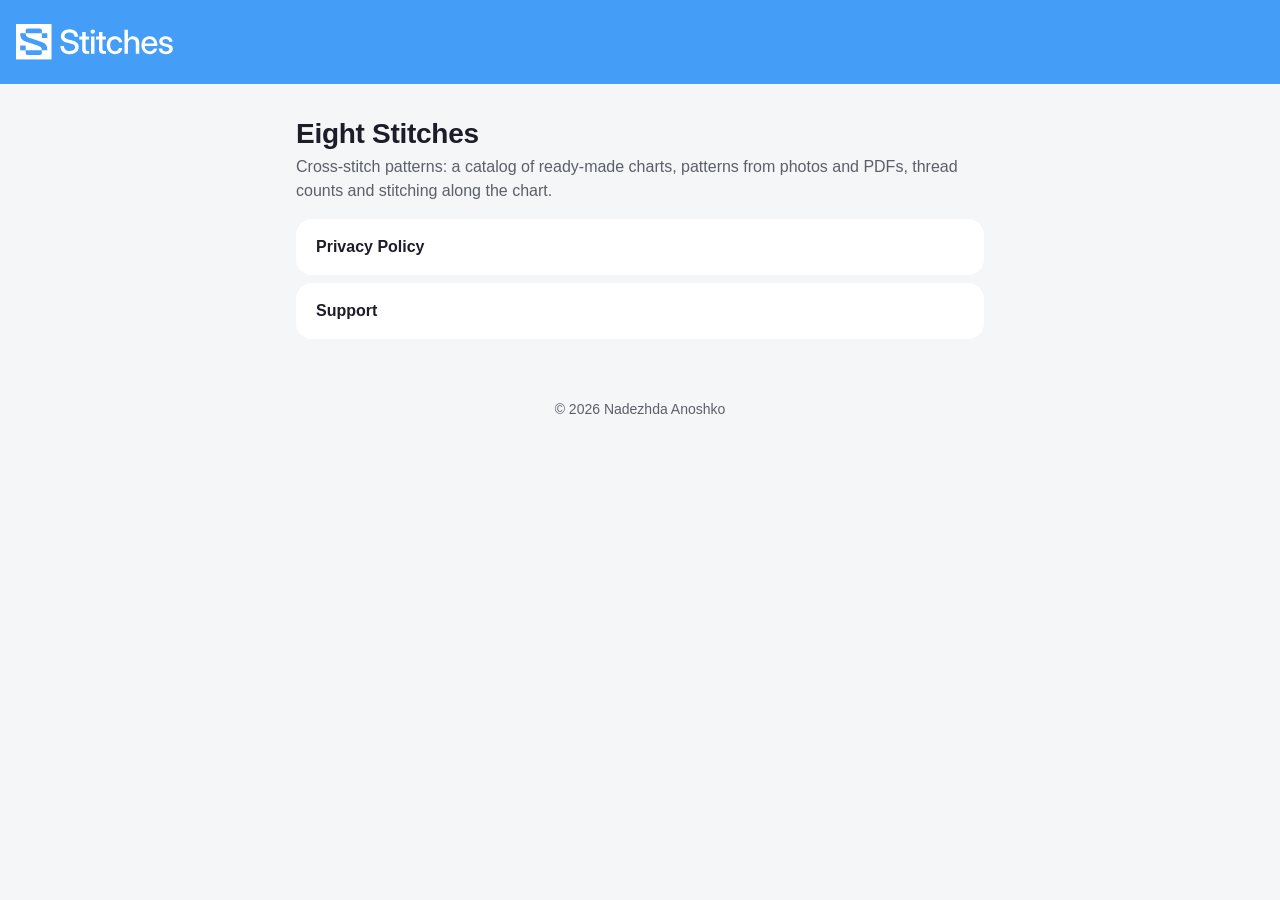
<file: index.html>
<!doctype html>
<html lang="en">
<head>
<meta charset="utf-8">
<meta name="viewport" content="width=device-width, initial-scale=1">
<title>Eight Stitches</title>
<meta name="description" content="Eight Stitches — cross-stitch patterns from photos and PDFs.">
<link rel="stylesheet" href="style.css">
</head>
<body>
<header class="top"><img src="logo.svg" alt="Eight Stitches"></header>
<main>
<h1>Eight Stitches</h1>
<p class="meta">Cross-stitch patterns: a catalog of ready-made charts, patterns from photos and PDFs, thread counts and stitching along the chart.</p>
<ul class="links">
<li><a href="privacy/">Privacy Policy</a></li>
<li><a href="support/">Support</a></li>
</ul>
</main>
<footer>© 2026 Nadezhda Anoshko</footer>
</body>
</html>
</file>
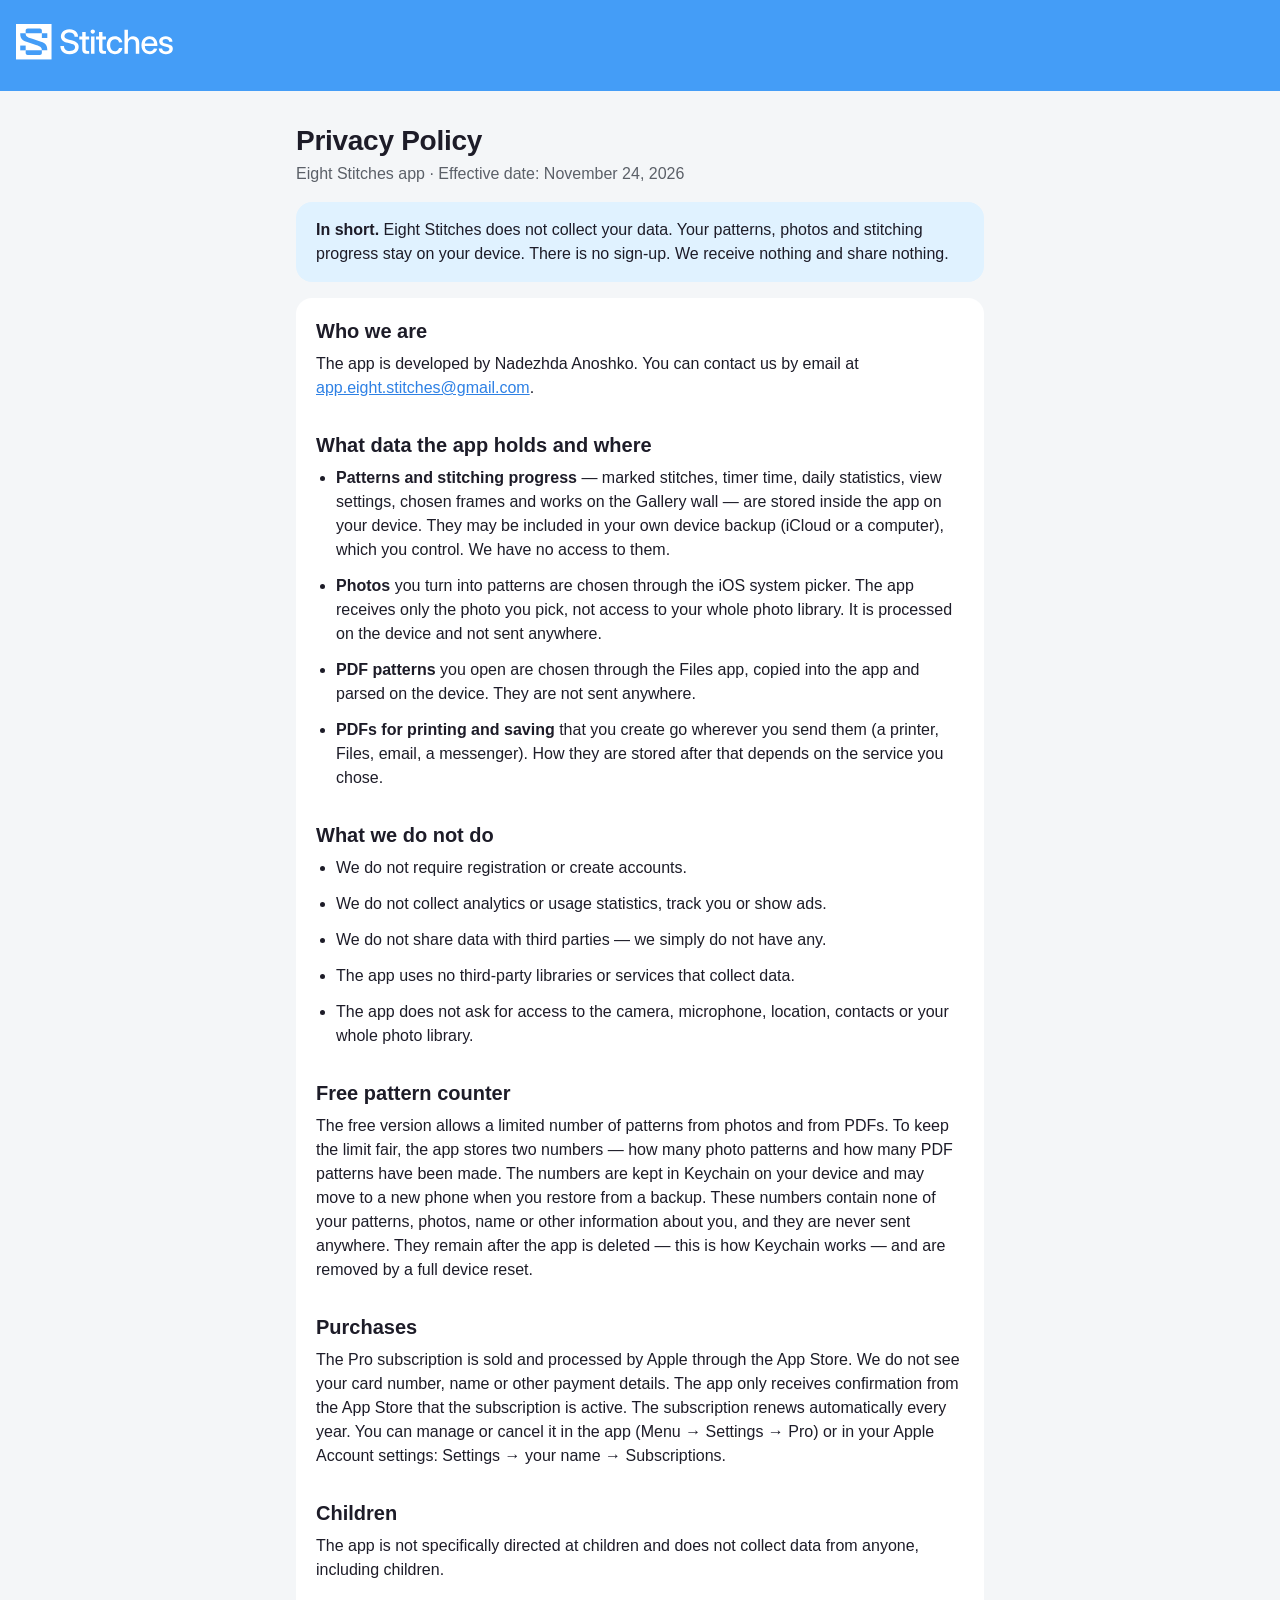
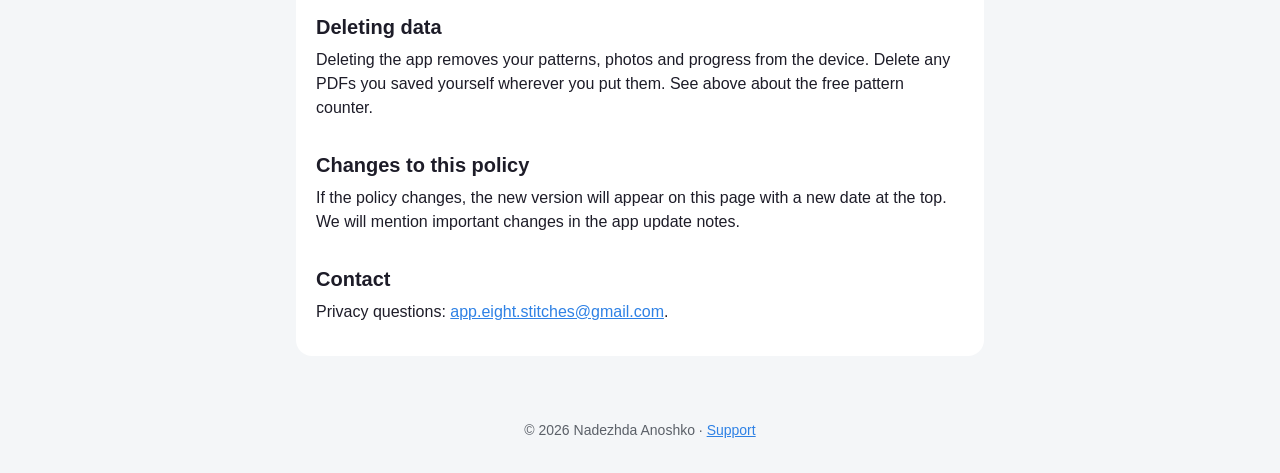
<file: privacy/index.html>
<!doctype html>
<html lang="en">
<head>
<meta charset="utf-8">
<meta name="viewport" content="width=device-width, initial-scale=1">
<title>Privacy Policy — Eight Stitches</title>
<meta name="description" content="Privacy Policy of the Eight Stitches app.">
<link rel="stylesheet" href="../style.css">
</head>
<body>
<header class="top"><a href="../"><img src="../logo.svg" alt="Eight Stitches"></a></header>
<main>
<section id="en" lang="en">
<h1>Privacy Policy</h1>
<p class="meta">Eight Stitches app · Effective date: November 24, 2026</p>

<div class="lead">
<p><b>In short.</b> Eight Stitches does not collect your data. Your patterns, photos and stitching progress stay on your device. There is no sign-up. We receive nothing and share nothing.</p>
</div>

<div class="card">
<h2>Who we are</h2>
<p>The app is developed by Nadezhda Anoshko. You can contact us by email at <a href="mailto:app.eight.stitches@gmail.com">app.eight.stitches@gmail.com</a>.</p>

<h2>What data the app holds and where</h2>
<ul>
<li><b>Patterns and stitching progress</b> — marked stitches, timer time, daily statistics, view settings, chosen frames and works on the Gallery wall — are stored inside the app on your device. They may be included in your own device backup (iCloud or a computer), which you control. We have no access to them.</li>
<li><b>Photos</b> you turn into patterns are chosen through the iOS system picker. The app receives only the photo you pick, not access to your whole photo library. It is processed on the device and not sent anywhere.</li>
<li><b>PDF patterns</b> you open are chosen through the Files app, copied into the app and parsed on the device. They are not sent anywhere.</li>
<li><b>PDFs for printing and saving</b> that you create go wherever you send them (a printer, Files, email, a messenger). How they are stored after that depends on the service you chose.</li>
</ul>

<h2>What we do not do</h2>
<ul>
<li>We do not require registration or create accounts.</li>
<li>We do not collect analytics or usage statistics, track you or show ads.</li>
<li>We do not share data with third parties — we simply do not have any.</li>
<li>The app uses no third-party libraries or services that collect data.</li>
<li>The app does not ask for access to the camera, microphone, location, contacts or your whole photo library.</li>
</ul>

<h2>Free pattern counter</h2>
<p>The free version allows a limited number of patterns from photos and from PDFs. To keep the limit fair, the app stores two numbers — how many photo patterns and how many PDF patterns have been made. The numbers are kept in Keychain on your device and may move to a new phone when you restore from a backup. These numbers contain none of your patterns, photos, name or other information about you, and they are never sent anywhere. They remain after the app is deleted — this is how Keychain works — and are removed by a full device reset.</p>

<h2>Purchases</h2>
<p>The Pro subscription is sold and processed by Apple through the App Store. We do not see your card number, name or other payment details. The app only receives confirmation from the App Store that the subscription is active. The subscription renews automatically every year. You can manage or cancel it in the app (Menu → Settings → Pro) or in your Apple Account settings: Settings → your name → Subscriptions.</p>

<h2>Children</h2>
<p>The app is not specifically directed at children and does not collect data from anyone, including children.</p>

<h2>Deleting data</h2>
<p>Deleting the app removes your patterns, photos and progress from the device. Delete any PDFs you saved yourself wherever you put them. See above about the free pattern counter.</p>

<h2>Changes to this policy</h2>
<p>If the policy changes, the new version will appear on this page with a new date at the top. We will mention important changes in the app update notes.</p>

<h2>Contact</h2>
<p>Privacy questions: <a href="mailto:app.eight.stitches@gmail.com">app.eight.stitches@gmail.com</a>.</p>
</div>
</section>
</main>
<footer>© 2026 Nadezhda Anoshko · <a href="../support/">Support</a></footer>
</body>
</html>
</file>
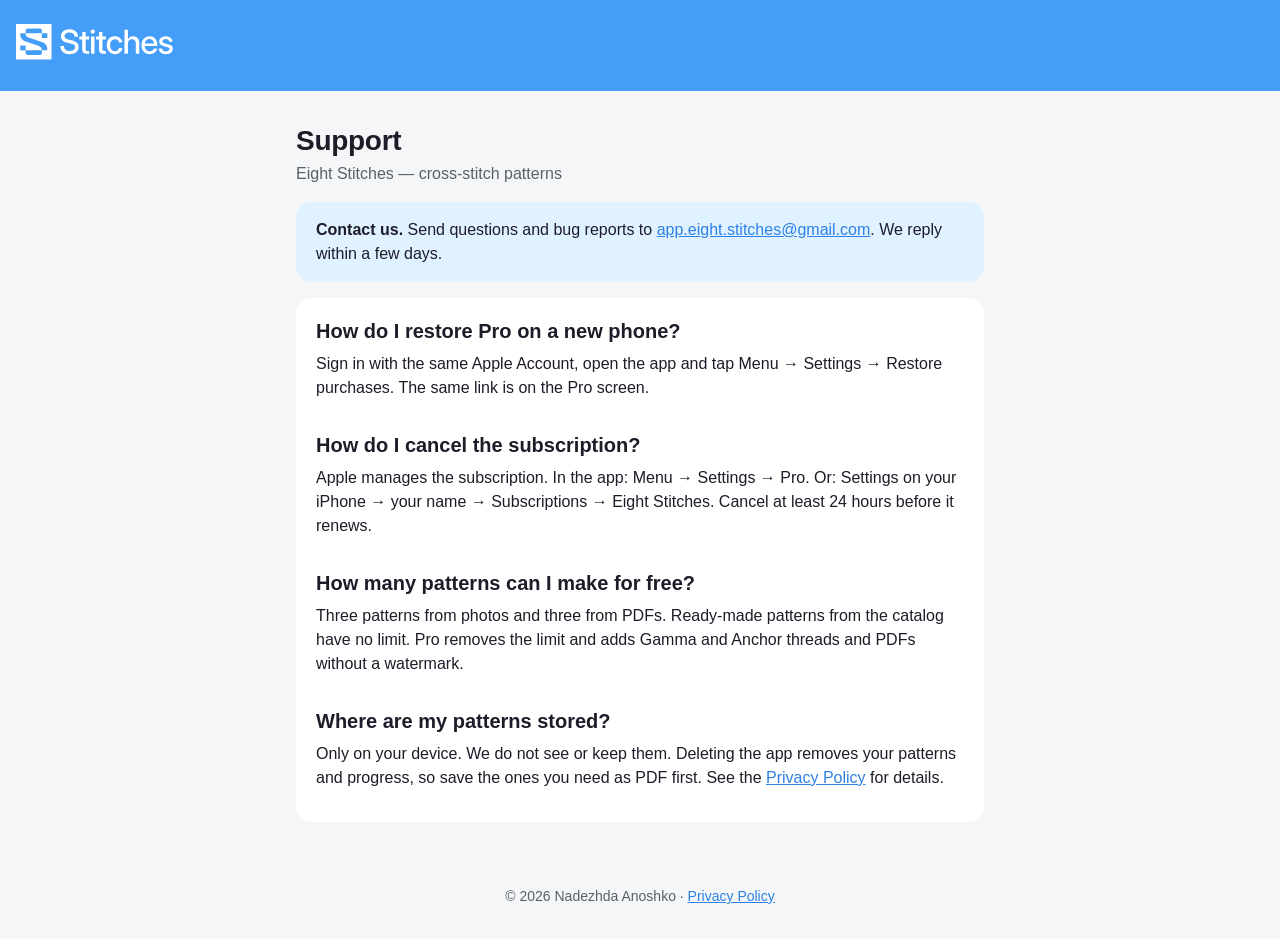
<file: support/index.html>
<!doctype html>
<html lang="en">
<head>
<meta charset="utf-8">
<meta name="viewport" content="width=device-width, initial-scale=1">
<title>Support — Eight Stitches</title>
<meta name="description" content="Help and contact for the Eight Stitches app.">
<link rel="stylesheet" href="../style.css">
</head>
<body>
<header class="top"><a href="../"><img src="../logo.svg" alt="Eight Stitches"></a></header>
<main>
<section id="en" lang="en">
<h1>Support</h1>
<p class="meta">Eight Stitches — cross-stitch patterns</p>

<div class="lead">
<p><b>Contact us.</b> Send questions and bug reports to <a href="mailto:app.eight.stitches@gmail.com">app.eight.stitches@gmail.com</a>. We reply within a few days.</p>
</div>

<div class="card">
<h2>How do I restore Pro on a new phone?</h2>
<p>Sign in with the same Apple Account, open the app and tap Menu → Settings → Restore purchases. The same link is on the Pro screen.</p>

<h2>How do I cancel the subscription?</h2>
<p>Apple manages the subscription. In the app: Menu → Settings → Pro. Or: Settings on your iPhone → your name → Subscriptions → Eight Stitches. Cancel at least 24 hours before it renews.</p>

<h2>How many patterns can I make for free?</h2>
<p>Three patterns from photos and three from PDFs. Ready-made patterns from the catalog have no limit. Pro removes the limit and adds Gamma and Anchor threads and PDFs without a watermark.</p>

<h2>Where are my patterns stored?</h2>
<p>Only on your device. We do not see or keep them. Deleting the app removes your patterns and progress, so save the ones you need as PDF first. See the <a href="../privacy/">Privacy Policy</a> for details.</p>
</div>
</section>
</main>
<footer>© 2026 Nadezhda Anoshko · <a href="../privacy/">Privacy Policy</a></footer>
</body>
</html>
</file>
<file: style.css>
/* Цвета — токены приложения Eight Stitches (Krestik/Design/Tokens.swift). */
:root {
  --bg: #F4F6F8;          /* gray50 */
  --surface: #FFFFFF;
  --line: #E7EBEF;        /* gray100 */
  --text: #1D1C28;        /* gray900 */
  --text-secondary: #5B6068; /* gray500 */
  --brand: #449DF7;       /* blue500 */
  --brand-strong: #2E81E5; /* blue600 */
  --brand-soft: #E0F2FF;  /* blue100 */
  color-scheme: light dark;
}
@media (prefers-color-scheme: dark) {
  :root {
    --bg: #121119;
    --surface: #1D1C28;
    --line: #2C2B38;
    --text: #F4F6F8;
    --text-secondary: #A9AEB5;
    --brand-strong: #7AB6FF;
    --brand-soft: #16263A;
  }
}

* { box-sizing: border-box; }
html { -webkit-text-size-adjust: 100%; }
body {
  margin: 0;
  background: var(--bg);
  color: var(--text);
  font: 16px/1.5 -apple-system, BlinkMacSystemFont, "SF Pro Text", "Inter", "Segoe UI", Roboto, sans-serif;
}

.top {
  background: var(--brand);
  padding: 24px 16px;
}
.top a { display: inline-block; }
.top img { display: block; height: 36px; width: auto; }

main {
  max-width: 720px;
  margin: 0 auto;
  padding: 24px 16px 48px;
}

h1 { font-size: 28px; line-height: 1.25; margin: 8px 0 4px; letter-spacing: -0.01em; }
h2 { font-size: 20px; line-height: 1.3; margin: 32px 0 8px; }
p, li { margin: 0 0 12px; }
ul { padding-left: 20px; margin: 0 0 12px; }
a { color: var(--brand-strong); }

.meta { color: var(--text-secondary); margin-bottom: 16px; }

.langs { display: flex; gap: 8px; margin: 16px 0 8px; }
.langs a {
  text-decoration: none;
  padding: 6px 14px;
  border-radius: 999px;
  background: var(--brand-soft);
  color: var(--brand-strong);
  font-weight: 600;
  font-size: 14px;
}

.card {
  background: var(--surface);
  border-radius: 16px;
  padding: 20px;
  margin: 16px 0;
}
.card h2:first-child { margin-top: 0; }

.lead {
  background: var(--brand-soft);
  border-radius: 16px;
  padding: 16px 20px;
  margin: 16px 0;
}
.lead p:last-child { margin-bottom: 0; }

.links { list-style: none; padding: 0; }
.links li { margin: 0 0 8px; }
.links a {
  display: block;
  background: var(--surface);
  border-radius: 16px;
  padding: 16px 20px;
  text-decoration: none;
  color: var(--text);
  font-weight: 600;
}
.links a span { display: block; font-weight: 400; color: var(--text-secondary); font-size: 14px; }

hr { border: 0; border-top: 1px solid var(--line); margin: 40px 0; }

footer { color: var(--text-secondary); font-size: 14px; text-align: center; padding: 0 16px 32px; }
</file>
